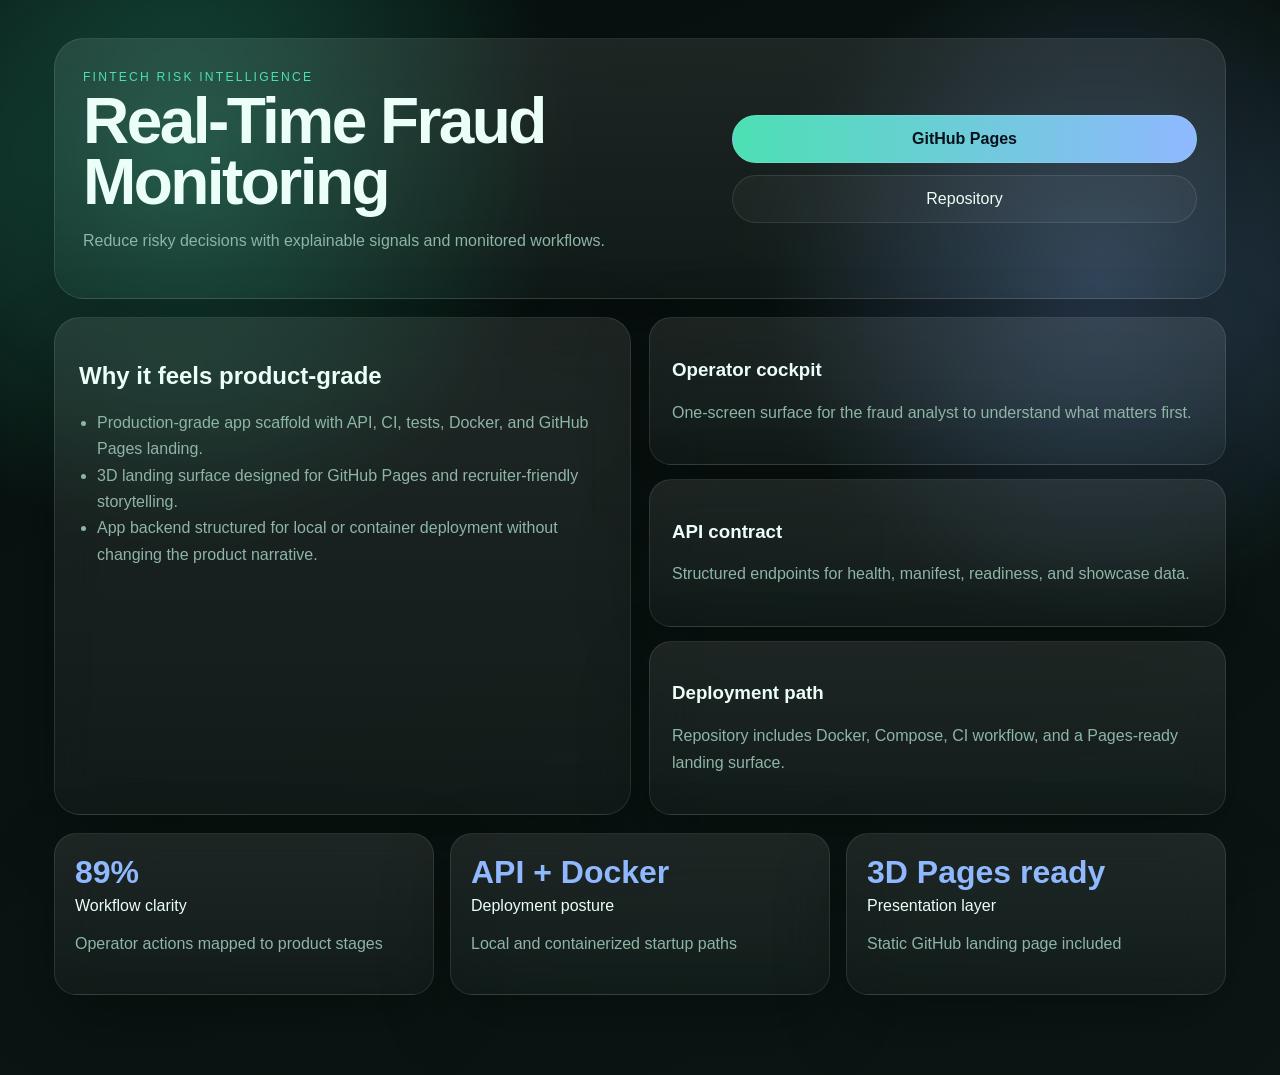
<file: docs/index.html>
<!DOCTYPE html>
<html lang="en">
<head>
  <meta charset="UTF-8" />
  <meta name="viewport" content="width=device-width, initial-scale=1.0" />
  <title>Real-Time Fraud Monitoring Landing</title>
  <link rel="stylesheet" href="landing.css" />
</head>
<body>
  <div class="scene" id="scene">
    <div class="backdrop"></div>
    <main class="deck">
      <section class="hero-card glass">
        <div>
          <span class="eyebrow">Fintech risk intelligence</span>
          <h1>Real-Time Fraud Monitoring</h1>
          <p>Reduce risky decisions with explainable signals and monitored workflows.</p>
        </div>
        <nav class="cta-stack">
          <a class="cta primary" href="https://r-behera.github.io/real-time-fraud-monitoring/">GitHub Pages</a>
          <a class="cta" href="https://github.com/R-behera/real-time-fraud-monitoring">Repository</a>
        </nav>
      </section>
      <section class="orbit-grid">
        <div class="glass panel large">
          <h2>Why it feels product-grade</h2>
          <ul><li>Production-grade app scaffold with API, CI, tests, Docker, and GitHub Pages landing.</li><li>3D landing surface designed for GitHub Pages and recruiter-friendly storytelling.</li><li>App backend structured for local or container deployment without changing the product narrative.</li></ul>
        </div>
        <div id="cards" class="card-stack"></div>
      </section>
      <section class="metrics-row" id="metrics"></section>
    </main>
  </div>
  <script>window.PROJECT_MANIFEST = {"slug": "real-time-fraud-monitoring", "title": "Real-Time Fraud Monitoring", "summary": "![Demo Screenshot](demo/screenshot.png)", "domain": "Fintech risk intelligence", "audience": "fraud analyst", "promise": "Reduce risky decisions with explainable signals and monitored workflows.", "hero": ["Production-grade app scaffold with API, CI, tests, Docker, and GitHub Pages landing.", "3D landing surface designed for GitHub Pages and recruiter-friendly storytelling.", "App backend structured for local or container deployment without changing the product narrative."], "kpis": [{"label": "Workflow clarity", "value": "89%", "note": "Operator actions mapped to product stages"}, {"label": "Deployment posture", "value": "API + Docker", "note": "Local and containerized startup paths"}, {"label": "Presentation layer", "value": "3D Pages ready", "note": "Static GitHub landing page included"}], "stages": ["ingest", "validate", "analyze", "decide", "monitor"], "cards": [{"title": "Operator cockpit", "body": "One-screen surface for the fraud analyst to understand what matters first."}, {"title": "API contract", "body": "Structured endpoints for health, manifest, readiness, and showcase data."}, {"title": "Deployment path", "body": "Repository includes Docker, Compose, CI workflow, and a Pages-ready landing surface."}], "scene": "signal-wave", "theme": {"bg": "#08100e", "surface": "#101d1a", "ink": "#ebfff8", "muted": "#8eb5a6", "accent": "#4ce0b3", "accent2": "#8fb8ff"}, "pages_url": "https://r-behera.github.io/real-time-fraud-monitoring/", "api_examples": {"health": {"status": "ok", "project": "real-time-fraud-monitoring"}, "readiness": {"api": "ready", "landing_page": "docs/index.html", "container": "Dockerfile present"}, "signals": [{"name": "Decision coverage", "status": "strong", "detail": "App and landing narrative aligned"}, {"name": "Operator context", "status": "strong", "detail": "Primary user anchored as fraud analyst"}, {"name": "Delivery path", "status": "ready", "detail": "Pages + containerized app scaffold generated"}]}};</script>
  <script src="landing.js"></script>
</body>
</html>
</file>
<file: docs/landing.css>
:root{--bg:#08100e;--surface:#101d1a;--ink:#ebfff8;--muted:#8eb5a6;--accent:#4ce0b3;--accent2:#8fb8ff;--rx:0deg;--ry:0deg;}*{box-sizing:border-box}html,body{margin:0;min-height:100%;font-family:Inter,Segoe UI,sans-serif;background:var(--bg);color:var(--ink)}.scene{min-height:100vh;overflow:hidden;position:relative;transform-style:preserve-3d;perspective:1600px}.backdrop{position:absolute;inset:-10%;background:radial-gradient(circle at 20% 20%,color-mix(in srgb,var(--accent) 30%, transparent),transparent 24%),radial-gradient(circle at 80% 30%,color-mix(in srgb,var(--accent2) 28%, transparent),transparent 22%),linear-gradient(160deg,var(--bg),color-mix(in srgb,var(--surface) 78%, black));filter:saturate(1.15)}.deck{position:relative;z-index:2;max-width:1220px;margin:0 auto;padding:38px 24px 80px;transform:rotateX(var(--rx)) rotateY(var(--ry));transition:transform .12s ease-out}.glass{background:linear-gradient(180deg,rgba(255,255,255,.09),rgba(255,255,255,.03));border:1px solid rgba(255,255,255,.1);backdrop-filter:blur(22px);box-shadow:0 24px 70px rgba(0,0,0,.28)}.hero-card{display:grid;grid-template-columns:1.15fr .85fr;gap:20px;padding:28px;border-radius:30px;margin-bottom:18px}.eyebrow{letter-spacing:.18em;text-transform:uppercase;font-size:.76rem;color:var(--accent)}h1{font-size:clamp(2.4rem,5vw,4.8rem);line-height:.94;margin:.4rem 0 1rem;letter-spacing:-.04em}p,li{color:var(--muted);line-height:1.65}.cta-stack{display:flex;flex-direction:column;justify-content:center;gap:12px}.cta{display:inline-flex;justify-content:center;padding:14px 18px;border-radius:999px;text-decoration:none;color:var(--ink);border:1px solid rgba(255,255,255,.1);background:rgba(255,255,255,.04)}.primary{background:linear-gradient(90deg,var(--accent),var(--accent2));color:#07111b;font-weight:700}.orbit-grid{display:grid;grid-template-columns:1fr 1fr;gap:18px;margin-bottom:18px}.panel.large{padding:24px;border-radius:26px}.card-stack{display:grid;gap:14px}.flip{padding:22px;border-radius:22px;transform:translateZ(var(--z))}.metrics-row{display:grid;grid-template-columns:repeat(3,minmax(0,1fr));gap:16px}.metric{padding:20px;border-radius:22px}.metric strong{display:block;font-size:2rem;color:var(--accent2);margin-bottom:.4rem}ul{padding-left:18px;margin:14px 0 0}@media(max-width:980px){.hero-card,.orbit-grid,.metrics-row{grid-template-columns:1fr}.deck{padding:22px 16px 60px}}
</file>
